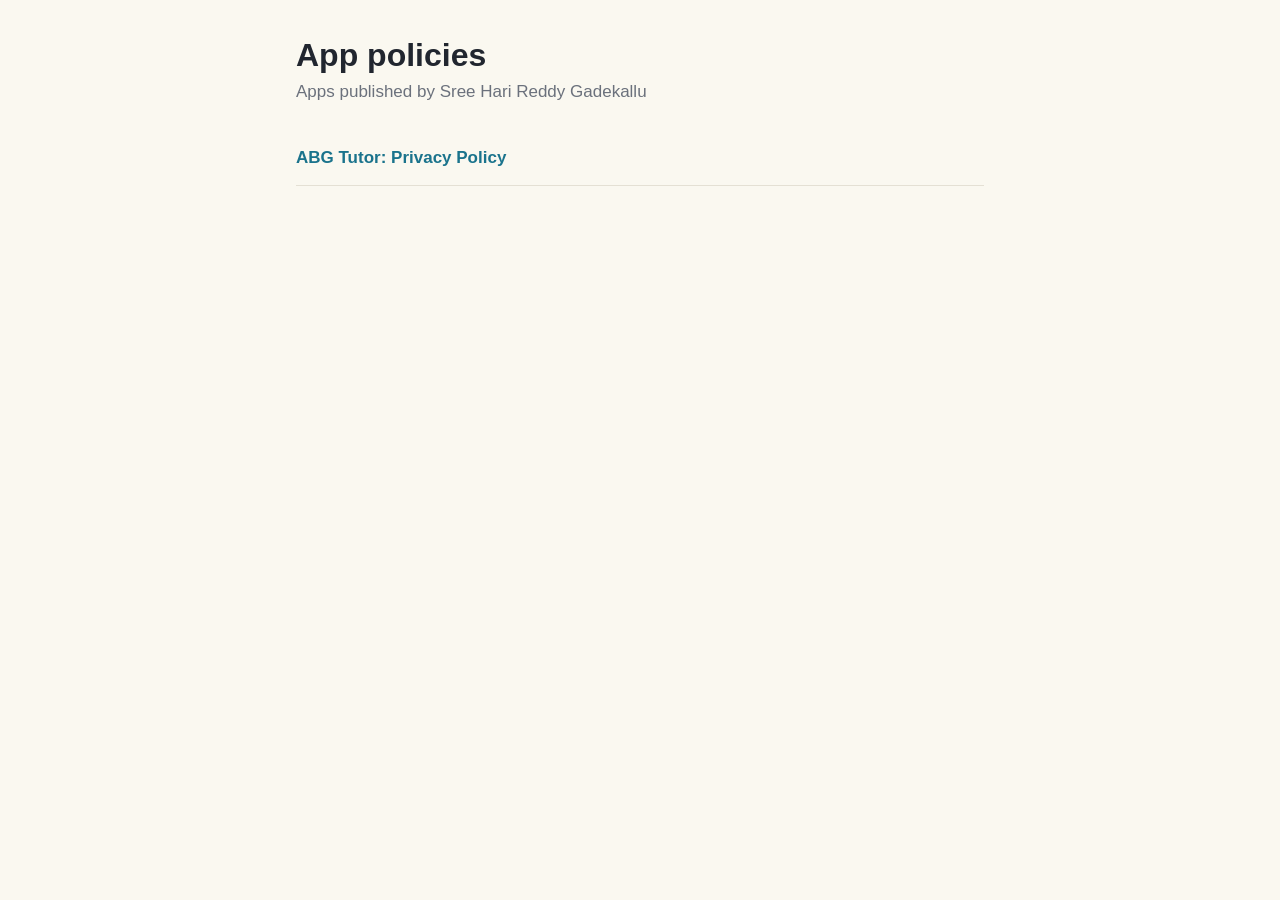
<file: index.html>
<!doctype html>
<html lang="en-US">
<head>
<meta charset="utf-8">
<meta name="viewport" content="width=device-width, initial-scale=1">
<title>App Policies</title>
<link rel="stylesheet" href="style.css">
</head>
<body>
<main>
<h1>App policies</h1>
<p class="meta">Apps published by Sree Hari Reddy Gadekallu</p>
<div class="list">
  <a href="abg-tutor/privacy/">ABG Tutor: Privacy Policy</a>
</div>
</main>
</body>
</html>
</file>
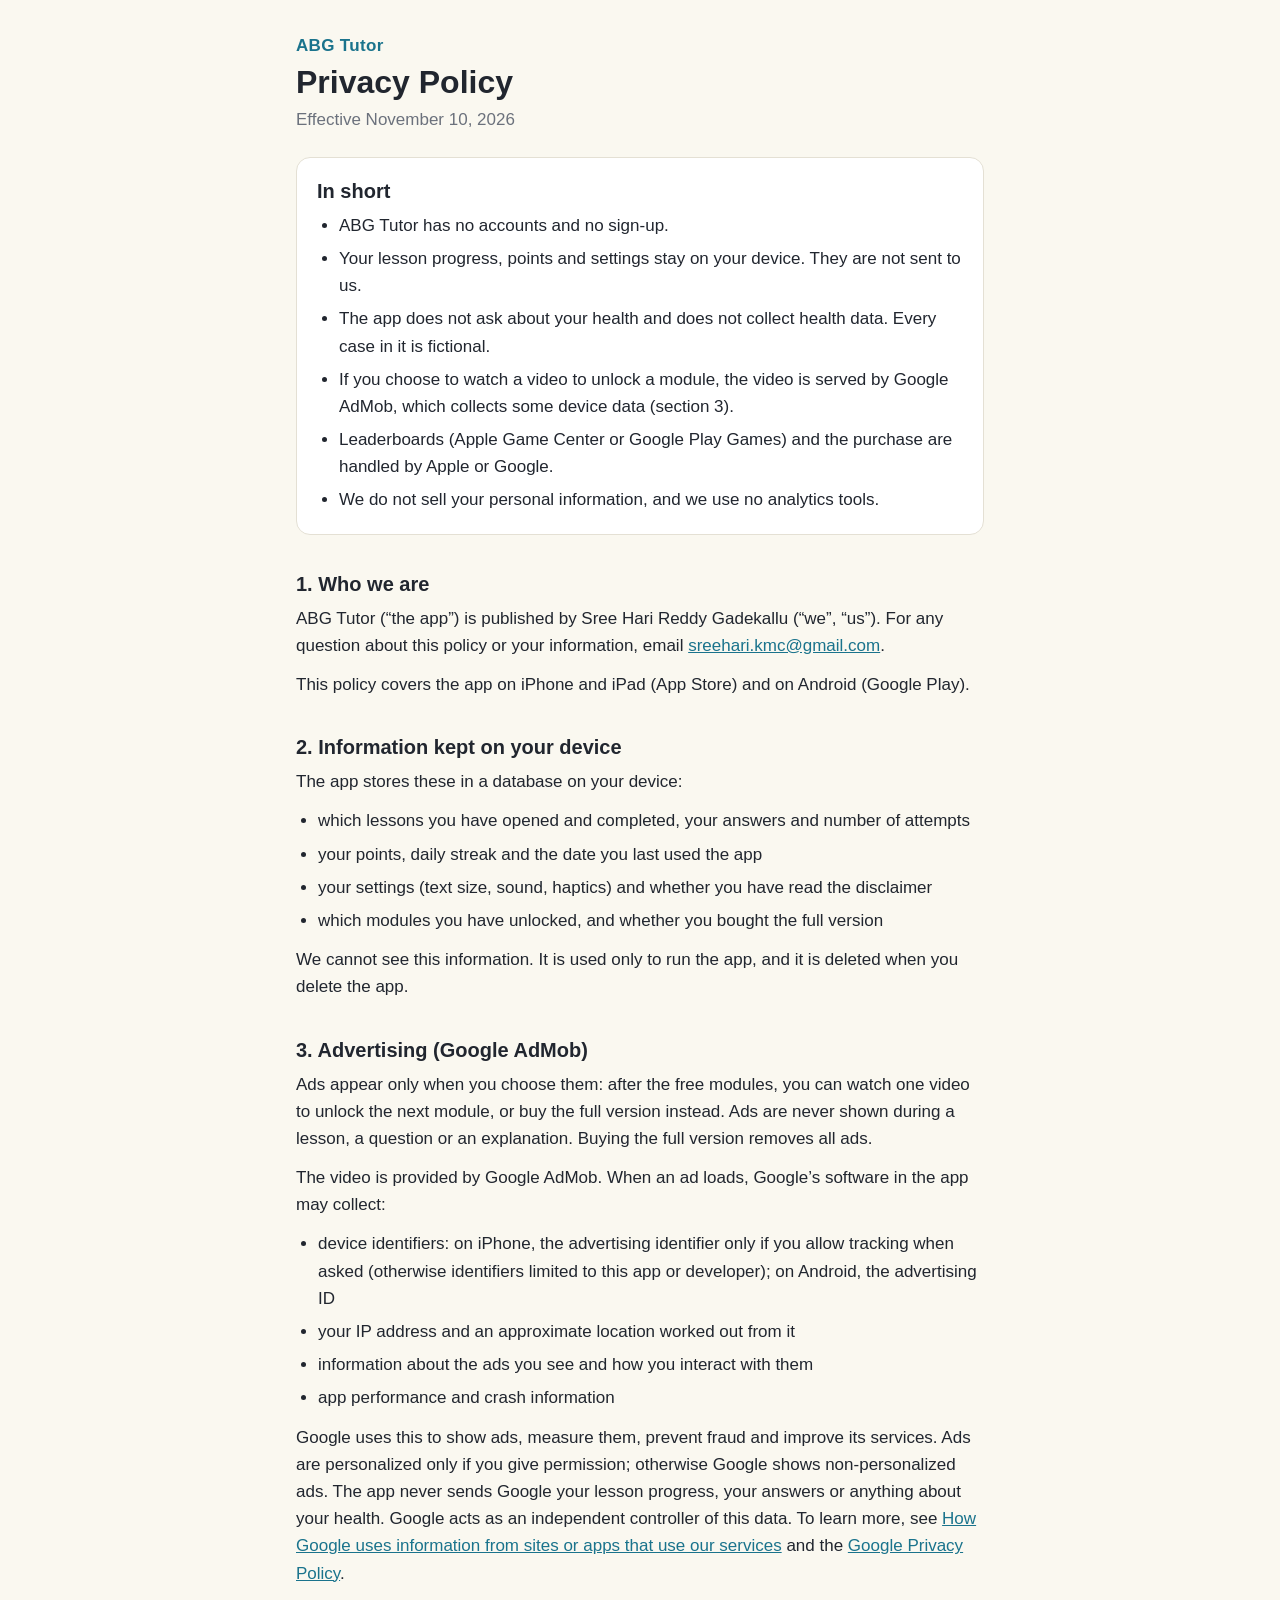
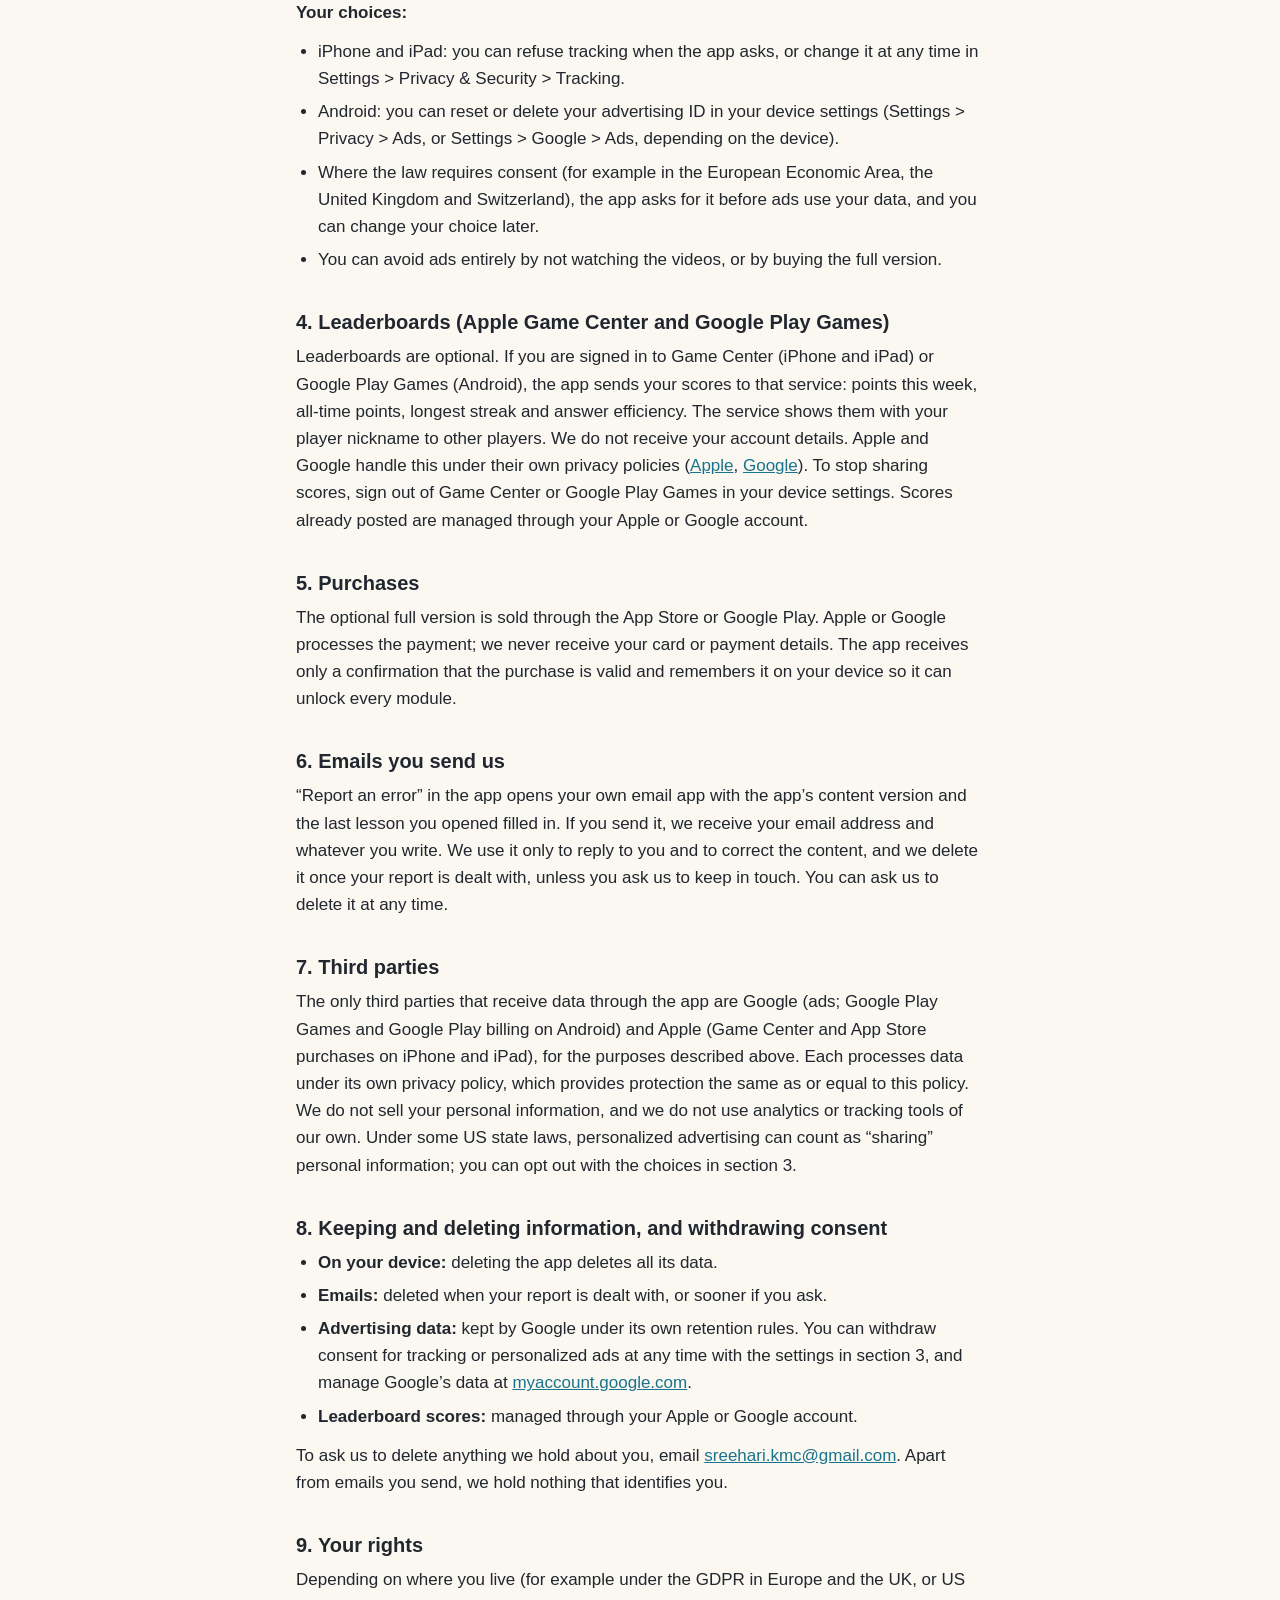
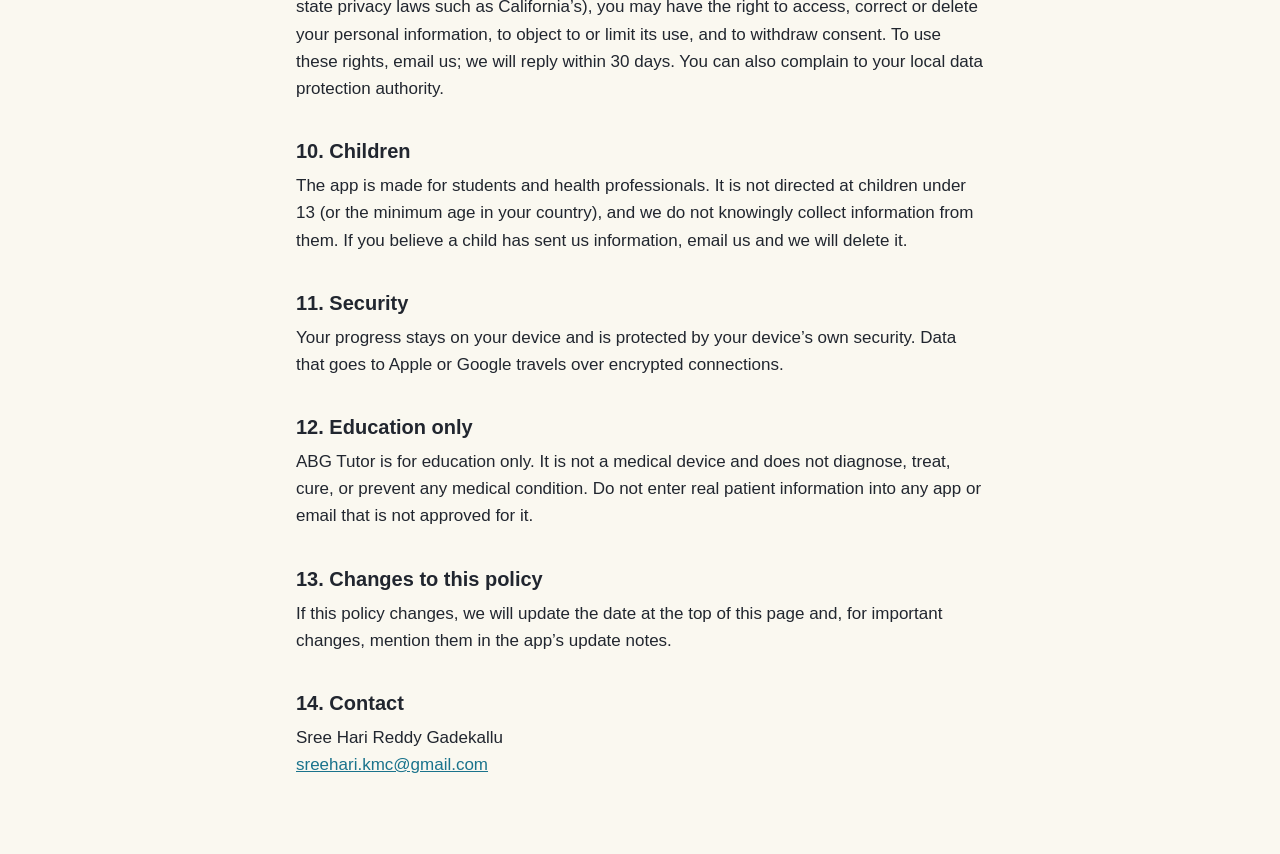
<file: abg-tutor/privacy/index.html>
<!doctype html>
<html lang="en-US">
<head>
<meta charset="utf-8">
<meta name="viewport" content="width=device-width, initial-scale=1">
<title>ABG Tutor Privacy Policy</title>
<meta name="description" content="How the ABG Tutor app handles your information.">
<link rel="stylesheet" href="../../style.css">
</head>
<body>
<main>
<p class="app">ABG Tutor</p>
<h1>Privacy Policy</h1>
<p class="meta">Effective November 10, 2026</p>

<div class="summary">
  <h2>In short</h2>
  <ul>
    <li>ABG Tutor has no accounts and no sign-up.</li>
    <li>Your lesson progress, points and settings stay on your device. They are not sent to us.</li>
    <li>The app does not ask about your health and does not collect health data. Every case in it is fictional.</li>
    <li>If you choose to watch a video to unlock a module, the video is served by Google AdMob, which collects some device data (section 3).</li>
    <li>Leaderboards (Apple Game Center or Google Play Games) and the purchase are handled by Apple or Google.</li>
    <li>We do not sell your personal information, and we use no analytics tools.</li>
  </ul>
</div>

<h2>1. Who we are</h2>
<p>ABG Tutor (“the app”) is published by Sree Hari Reddy Gadekallu (“we”, “us”). For any question about this policy or your information, email <a href="mailto:sreehari.kmc@gmail.com">sreehari.kmc@gmail.com</a>.</p>
<p>This policy covers the app on iPhone and iPad (App Store) and on Android (Google Play).</p>

<h2>2. Information kept on your device</h2>
<p>The app stores these in a database on your device:</p>
<ul>
  <li>which lessons you have opened and completed, your answers and number of attempts</li>
  <li>your points, daily streak and the date you last used the app</li>
  <li>your settings (text size, sound, haptics) and whether you have read the disclaimer</li>
  <li>which modules you have unlocked, and whether you bought the full version</li>
</ul>
<p>We cannot see this information. It is used only to run the app, and it is deleted when you delete the app.</p>

<h2>3. Advertising (Google AdMob)</h2>
<p>Ads appear only when you choose them: after the free modules, you can watch one video to unlock the next module, or buy the full version instead. Ads are never shown during a lesson, a question or an explanation. Buying the full version removes all ads.</p>
<p>The video is provided by Google AdMob. When an ad loads, Google’s software in the app may collect:</p>
<ul>
  <li>device identifiers: on iPhone, the advertising identifier only if you allow tracking when asked (otherwise identifiers limited to this app or developer); on Android, the advertising ID</li>
  <li>your IP address and an approximate location worked out from it</li>
  <li>information about the ads you see and how you interact with them</li>
  <li>app performance and crash information</li>
</ul>
<p>Google uses this to show ads, measure them, prevent fraud and improve its services. Ads are personalized only if you give permission; otherwise Google shows non-personalized ads. The app never sends Google your lesson progress, your answers or anything about your health. Google acts as an independent controller of this data. To learn more, see <a href="https://policies.google.com/technologies/partner-sites">How Google uses information from sites or apps that use our services</a> and the <a href="https://policies.google.com/privacy">Google Privacy Policy</a>.</p>
<p><strong>Your choices:</strong></p>
<ul>
  <li>iPhone and iPad: you can refuse tracking when the app asks, or change it at any time in Settings &gt; Privacy &amp; Security &gt; Tracking.</li>
  <li>Android: you can reset or delete your advertising ID in your device settings (Settings &gt; Privacy &gt; Ads, or Settings &gt; Google &gt; Ads, depending on the device).</li>
  <li>Where the law requires consent (for example in the European Economic Area, the United Kingdom and Switzerland), the app asks for it before ads use your data, and you can change your choice later.</li>
  <li>You can avoid ads entirely by not watching the videos, or by buying the full version.</li>
</ul>

<h2>4. Leaderboards (Apple Game Center and Google Play Games)</h2>
<p>Leaderboards are optional. If you are signed in to Game Center (iPhone and iPad) or Google Play Games (Android), the app sends your scores to that service: points this week, all-time points, longest streak and answer efficiency. The service shows them with your player nickname to other players. We do not receive your account details. Apple and Google handle this under their own privacy policies (<a href="https://www.apple.com/legal/privacy/">Apple</a>, <a href="https://policies.google.com/privacy">Google</a>). To stop sharing scores, sign out of Game Center or Google Play Games in your device settings. Scores already posted are managed through your Apple or Google account.</p>

<h2>5. Purchases</h2>
<p>The optional full version is sold through the App Store or Google Play. Apple or Google processes the payment; we never receive your card or payment details. The app receives only a confirmation that the purchase is valid and remembers it on your device so it can unlock every module.</p>

<h2>6. Emails you send us</h2>
<p>“Report an error” in the app opens your own email app with the app’s content version and the last lesson you opened filled in. If you send it, we receive your email address and whatever you write. We use it only to reply to you and to correct the content, and we delete it once your report is dealt with, unless you ask us to keep in touch. You can ask us to delete it at any time.</p>

<h2>7. Third parties</h2>
<p>The only third parties that receive data through the app are Google (ads; Google Play Games and Google Play billing on Android) and Apple (Game Center and App Store purchases on iPhone and iPad), for the purposes described above. Each processes data under its own privacy policy, which provides protection the same as or equal to this policy. We do not sell your personal information, and we do not use analytics or tracking tools of our own. Under some US state laws, personalized advertising can count as “sharing” personal information; you can opt out with the choices in section 3.</p>

<h2>8. Keeping and deleting information, and withdrawing consent</h2>
<ul>
  <li><strong>On your device:</strong> deleting the app deletes all its data.</li>
  <li><strong>Emails:</strong> deleted when your report is dealt with, or sooner if you ask.</li>
  <li><strong>Advertising data:</strong> kept by Google under its own retention rules. You can withdraw consent for tracking or personalized ads at any time with the settings in section 3, and manage Google’s data at <a href="https://myaccount.google.com/data-and-privacy">myaccount.google.com</a>.</li>
  <li><strong>Leaderboard scores:</strong> managed through your Apple or Google account.</li>
</ul>
<p>To ask us to delete anything we hold about you, email <a href="mailto:sreehari.kmc@gmail.com">sreehari.kmc@gmail.com</a>. Apart from emails you send, we hold nothing that identifies you.</p>

<h2>9. Your rights</h2>
<p>Depending on where you live (for example under the GDPR in Europe and the UK, or US state privacy laws such as California’s), you may have the right to access, correct or delete your personal information, to object to or limit its use, and to withdraw consent. To use these rights, email us; we will reply within 30 days. You can also complain to your local data protection authority.</p>

<h2>10. Children</h2>
<p>The app is made for students and health professionals. It is not directed at children under 13 (or the minimum age in your country), and we do not knowingly collect information from them. If you believe a child has sent us information, email us and we will delete it.</p>

<h2>11. Security</h2>
<p>Your progress stays on your device and is protected by your device’s own security. Data that goes to Apple or Google travels over encrypted connections.</p>

<h2>12. Education only</h2>
<p>ABG Tutor is for education only. It is not a medical device and does not diagnose, treat, cure, or prevent any medical condition. Do not enter real patient information into any app or email that is not approved for it.</p>

<h2>13. Changes to this policy</h2>
<p>If this policy changes, we will update the date at the top of this page and, for important changes, mention them in the app’s update notes.</p>

<h2>14. Contact</h2>
<p>Sree Hari Reddy Gadekallu<br><a href="mailto:sreehari.kmc@gmail.com">sreehari.kmc@gmail.com</a></p>
</main>
</body>
</html>
</file>
<file: style.css>
:root {
  --bg: #faf8f0;
  --surface: #ffffff;
  --ink: #21262f;
  --muted: #6b717c;
  --primary: #1a738c;
  --line: #e4e0d4;
}
@media (prefers-color-scheme: dark) {
  :root {
    --bg: #14181e;
    --surface: #1d232b;
    --ink: #e9e6de;
    --muted: #a3a8b1;
    --primary: #5fb8cc;
    --line: #2e3640;
  }
}
* { box-sizing: border-box; }
body {
  margin: 0;
  background: var(--bg);
  color: var(--ink);
  font: 17px/1.6 -apple-system, BlinkMacSystemFont, "Segoe UI", Roboto, "Helvetica Neue", Arial, sans-serif;
  -webkit-text-size-adjust: 100%;
}
main { max-width: 720px; margin: 0 auto; padding: 32px 16px 64px; }
.app { margin: 0; color: var(--primary); font-weight: 700; letter-spacing: 0.02em; }
h1 { margin: 4px 0 0; font-size: 32px; line-height: 1.2; }
h2 { margin: 36px 0 8px; font-size: 20px; line-height: 1.3; }
.meta { margin: 4px 0 24px; color: var(--muted); }
p, ul { margin: 0 0 12px; }
ul { padding-left: 22px; }
li { margin-bottom: 6px; }
a { color: var(--primary); overflow-wrap: anywhere; }
.summary {
  background: var(--surface);
  border: 1px solid var(--line);
  border-radius: 14px;
  padding: 4px 20px 8px;
}
.summary h2 { margin-top: 16px; }
.list a { display: block; padding: 14px 0; border-bottom: 1px solid var(--line); text-decoration: none; font-weight: 600; }
</file>
